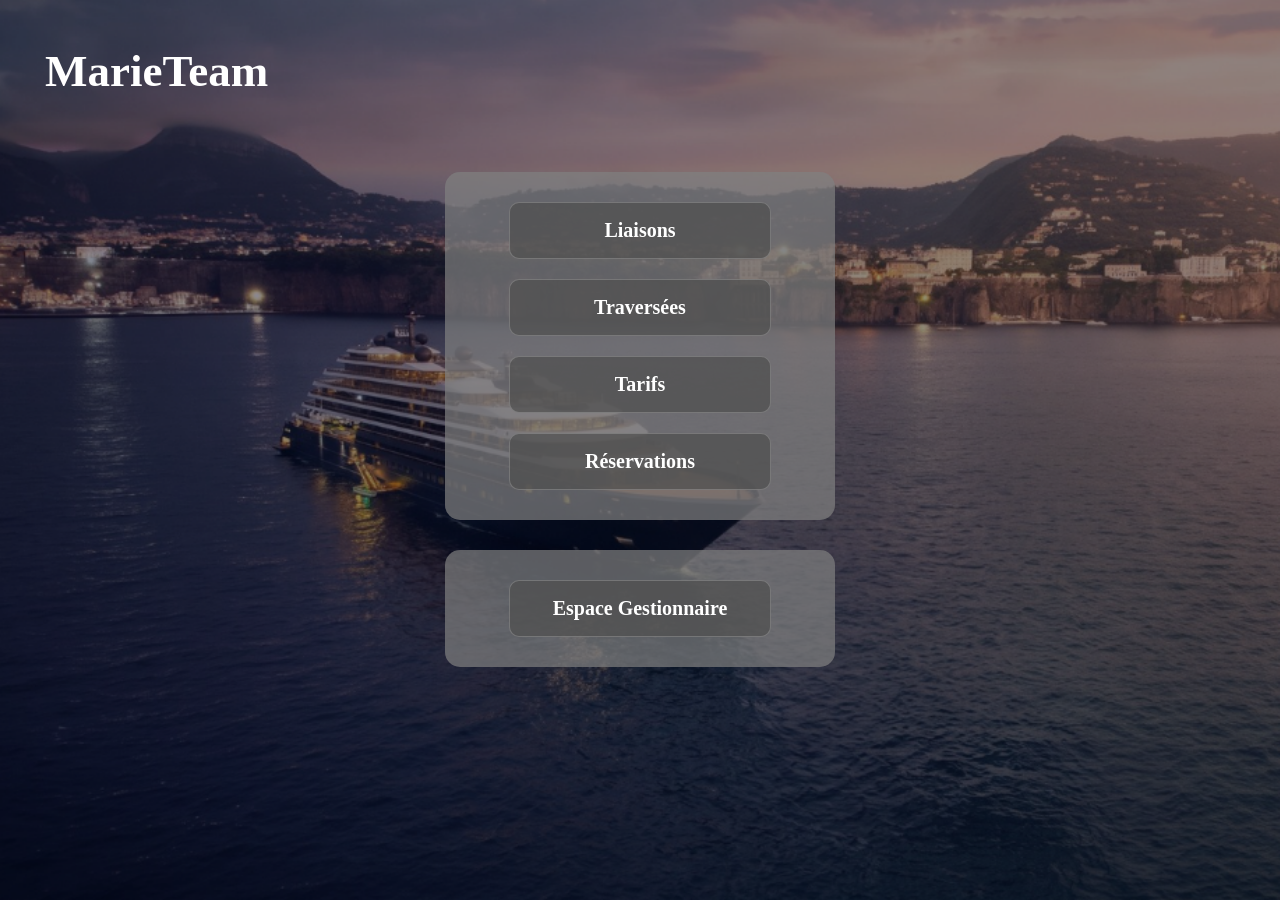
<file: index.html>
<!DOCTYPE html>
<html lang="fr">
<head>
  <meta charset="utf-8">
  <link rel="stylesheet" href="accueil/pages_accueil/style.accueil.css">
  <link rel="preconnect" href="https://fonts.googleapis.com">
  <link rel="preconnect" href="https://fonts.gstatic.com" crossorigin>
  <link href="https://fonts.googleapis.com/css2?family=Allerta+Stencil&display=swap" rel="stylesheet">
  <script src="accueil/pages_accueil/script_accueil.js"></script>
  <title>Accueil MarieTeam</title>
</head>
<body>

<!--===========================CONNECTION================================(plus tard=)
  <div id="modalAuth" class="modal-overlay">
      <div class="modal-content">
        <h2 id="modalTitre">Connexion</h2>
        
        <div class="modal-champ" id="champNom" style="display: none;">
          <label for="nom">Nom</label>
          <input type="text" id="nom" placeholder="Votre nom">
        </div>

        <div class="modal-champ">
          <label for="email">Email</label>
          <input type="email" id="email" placeholder="votre.email@exemple.com">
        </div>

        <div class="modal-champ">
          <label for="password">Mot de passe</label>
          <input type="password" id="password" placeholder="********">
        </div>

        <div class="modal-boutons">
          <button id="btnAction" class="btn-modal" onclick="validerAuth()">Se connecter</button>
          <button class="btn-modal btn-secondaire" onclick="fermerModal()">Continuer sans compte</button>
        </div>

        <p class="modal-switch">
          <span id="texteSwitch">Pas encore de compte ?</span> 
          <a href="#" onclick="basculerMode(event)" id="lienSwitch">Créer un compte</a>
        </p>
      </div>
  </div>

-->

  <h1>MarieTeam</h1>

  <nav class="menu">
    <a href="liaison/Liaison.html">Liaisons</a>
    <a href="Traversées/index.html">Traversées</a>
    <a href="tarifs/pages_tarif/index_tarif.html">Tarifs</a>
    <a href="reservation/index.html">Réservations</a>

  </nav>


  <nav class="gestionnaire">
    <a href="">Espace Gestionnaire</a>
  </nav>
  
</body>
</html>
</file>
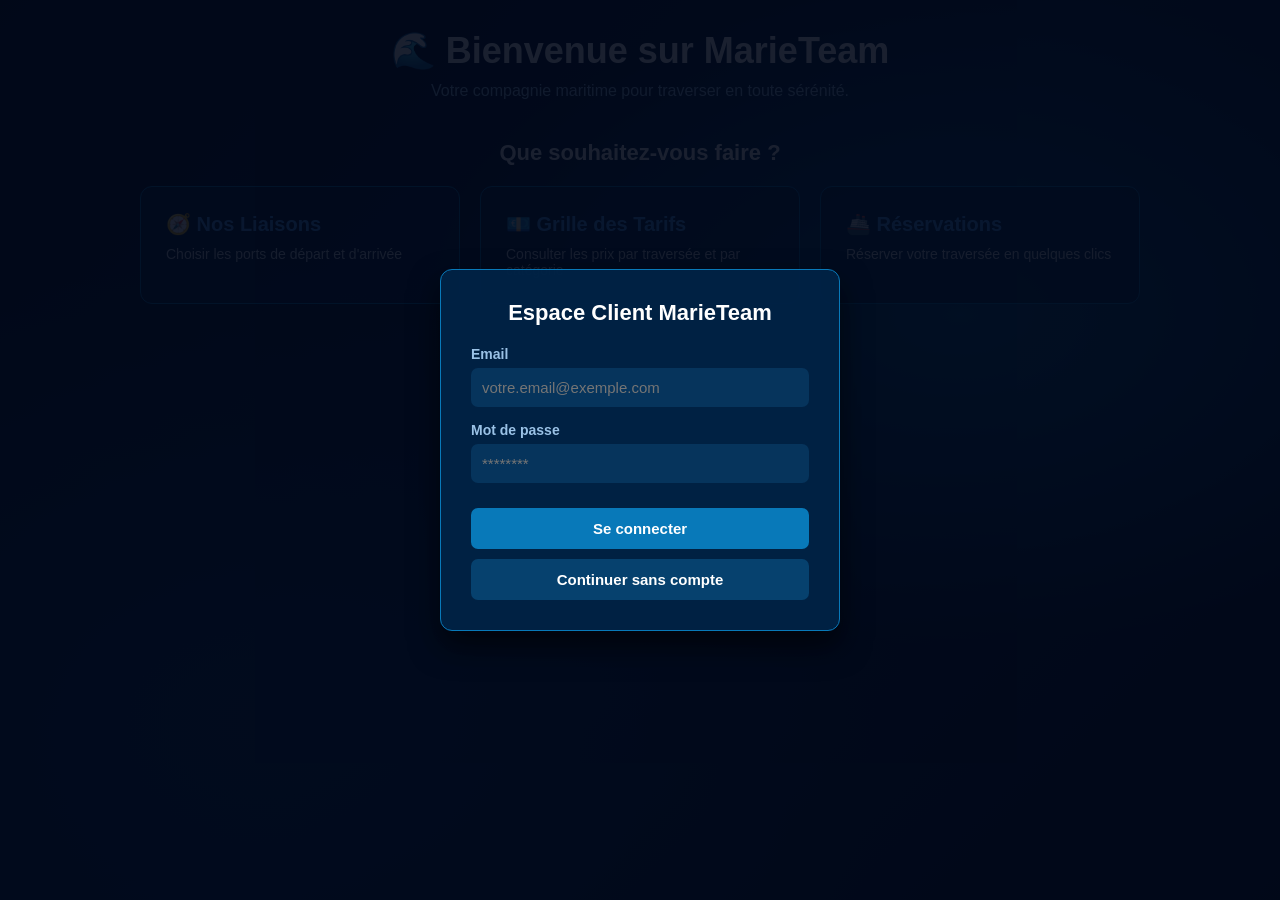
<file: authentification.html>
<!DOCTYPE html>
<html lang="fr">
<head>
    <meta charset="UTF-8">
    <meta name="viewport" content="width=device-width, initial-scale=1.0">
    <title>MarieTeam - Accueil</title>
    <!-- Lien vers la feuille de style de l'accueil -->
    <link rel="stylesheet" href="style_authentification.css">
</head>
<body>

    <!-- 1. FENÊTRE MODALE DE CONNEXION (S'affiche à l'arrivée sur la page) -->
    <div id="fenetreConnexion" class="fond-modal">
        <div class="contenu-modal">
            <h2>Espace Client MarieTeam</h2>
            
            <div class="champ">
                <label for="emailUser">Email</label>
                <input type="email" id="emailUser" placeholder="votre.email@exemple.com">
            </div>

            <div class="champ">
                <label for="mdpUser">Mot de passe</label>
                <input type="password" id="mdpUser" placeholder="********">
            </div>

            <div class="groupe-boutons">
                <button class="btn" onclick="seConnecter()">Se connecter</button>
                <button class="btn btn-secondaire" onclick="fermerModal()">Continuer sans compte</button>
            </div>
        </div>
    </div>

    <!-- 2. CONTENU PRINCIPAL DE LA PAGE D'ACCUEIL -->
    <div class="container">
        
        <!-- En-tête -->
        <header class="en-tete">
            <h1>🌊 Bienvenue sur MarieTeam</h1>
            <p>Votre compagnie maritime pour traverser en toute sérénité.</p>
        </header>

        <!-- Menu de navigation rapide vers les différentes sections -->
        <section class="menu-navigation">
            <h2>Que souhaitez-vous faire ?</h2>
            
            <div class="grille-liens">
                <!-- Lien vers la page Liaison (adapter le chemin selon ton arborescence) -->
                <a href="../liaison/Liaison.html" class="carte-lien">
                    <h3>🧭 Nos Liaisons</h3>
                    <p>Choisir les ports de départ et d'arrivée</p>
                </a>

                <!-- Lien vers la page Tarifs -->
                <a href="../tarifs/pages_tarif/index_tarif.html" class="carte-lien">
                    <h3>💶 Grille des Tarifs</h3>
                    <p>Consulter les prix par traversée et par catégorie</p>
                </a>

                <!-- Lien vers Réservation -->
                <a href="../reservation/index.html" class="carte-lien">
                    <h3>🚢 Réservations</h3>
                    <p>Réserver votre traversée en quelques clics</p>
                </a>
            </div>
        </section>

    </div>

    <!-- Script JavaScript pour gérer la modale -->
    <script>
        // Fonction pour fermer la fenêtre de connexion
        function fermerModal() {
            const modal = document.getElementById("fenetreConnexion");
            modal.style.display = "none";
        }

        // Fonction de simulation de connexion
        function seConnecter() {
            const email = document.getElementById("emailUser").value;
            if (email === "") {
                alert("Veuillez renseigner votre email.");
                return;
            }
            alert("Connexion réussie ! Bienvenue " + email);
            fermerModal();
        }
    </script>

</body>
</html>
</file>
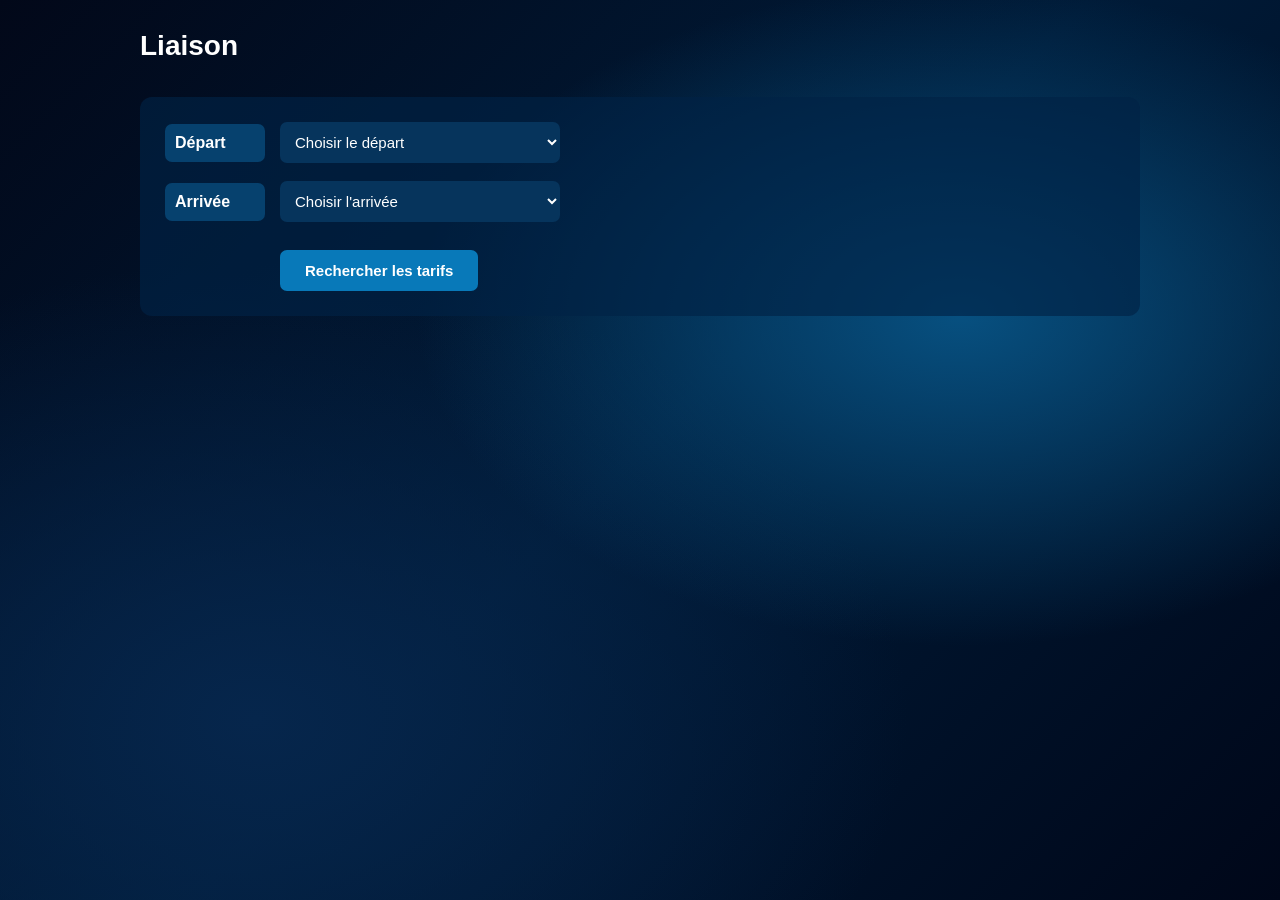
<file: liaison/Liaison.html>
<!DOCTYPE html>
<html lang="fr">
<head>
    <meta charset="UTF-8">
    <meta name="viewport" content="width=device-width, initial-scale=1.0">
    <link rel="stylesheet" href="style_liaison.css">
    <script src="script_liaison.js"></script>
    <title>Liaison </title>
</head>

<body>

<div class="container">

    <h1>Liaison </h1>

    <div class="formulaire">
        <div class="champ">
            <label for="depart">Départ</label>
            <select id="depart">
                <option value="">Choisir le départ</option>
                <option value="Port A">Port A</option>
                <option value="Port B">Port B</option>
                <option value="Port C">Port C</option>
            </select>
        </div>

        <div class="champ">
            <label for="arrivee">Arrivée</label>
            <select id="arrivee">
                <option value="">Choisir l'arrivée</option>
                <option value="Port A">Port A</option>
                <option value="Port B">Port B</option>
                <option value="Port C">Port C</option>
            </select>
        </div>

        <button class="btn" onclick="rechercher()">
            Rechercher les tarifs
        </button>

    </div>

</div>
</body>
</html>
</file>
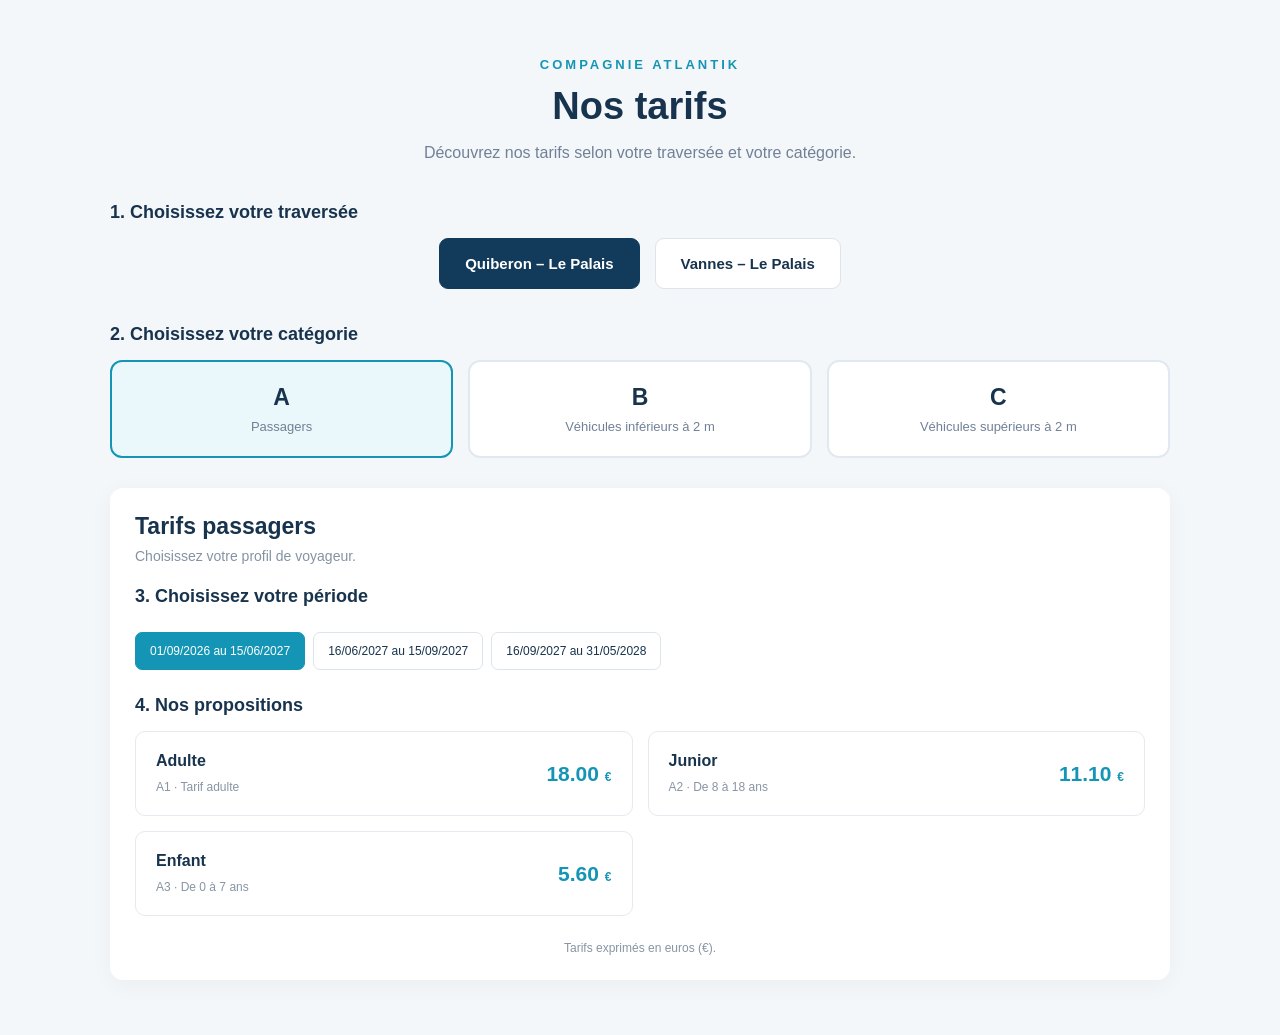
<file: liaison/Tarif.html>
<!DOCTYPE html>
<html lang="fr">
<head>
<meta charset="UTF-8">
<meta name="viewport" content="width=device-width, initial-scale=1">
<title>Nos tarifs - Compagnie Atlantik</title>

<style>
* { box-sizing: border-box; }

body {
    margin: 0;
    font-family: Arial, sans-serif;
    background: #f4f7fa;
    color: #18334d;
}

.tarifs {
    max-width: 1100px;
    margin: auto;
    padding: 55px 20px;
}

.intro {
    text-align: center;
    margin-bottom: 40px;
}

.intro span {
    color: #1595b5;
    font-size: 13px;
    font-weight: bold;
    letter-spacing: 3px;
    text-transform: uppercase;
}

.intro h1 {
    font-size: 38px;
    margin: 12px 0;
}

.intro p {
    color: #718096;
}

/* LIAISONS */

.liaisons {
    display: flex;
    justify-content: center;
    gap: 15px;
    margin-bottom: 35px;
}

.liaison-btn {
    background: white;
    border: 1px solid #dce4ec;
    color: #18334d;
    padding: 16px 25px;
    border-radius: 9px;
    cursor: pointer;
    font-size: 15px;
    font-weight: bold;
}

.liaison-btn.active {
    background: #123b5b;
    color: white;
    border-color: #123b5b;
}

/* CATEGORIES */

.section-label {
    font-size: 18px;
    font-weight: bold;
    margin-bottom: 15px;
}

.categories {
    display: grid;
    grid-template-columns: repeat(3, 1fr);
    gap: 15px;
    margin-bottom: 30px;
}

.category-btn {
    background: white;
    border: 2px solid #e1e8ef;
    border-radius: 12px;
    padding: 22px 12px;
    cursor: pointer;
    text-align: center;
    transition: .2s;
    color: #18334d;
}

.category-btn:hover {
    border-color: #1595b5;
    transform: translateY(-2px);
}

.category-btn.active {
    border-color: #1595b5;
    background: #eaf7fb;
}

.category-btn strong {
    display: block;
    font-size: 23px;
    margin-bottom: 8px;
}

.category-btn span {
    font-size: 13px;
    color: #718096;
}

/* PROPOSITIONS */

.propositions {
    background: white;
    padding: 25px;
    border-radius: 13px;
    box-shadow: 0 5px 25px rgba(0,0,0,.04);
}

.propositions h2 {
    font-size: 23px;
    margin: 0 0 8px;
}

.subtitle {
    color: #8493a3;
    font-size: 14px;
    margin-bottom: 22px;
}

.offers {
    display: grid;
    grid-template-columns: repeat(2, 1fr);
    gap: 15px;
}

.offer {
    border: 1px solid #e4eaf0;
    border-radius: 10px;
    padding: 20px;
    display: flex;
    justify-content: space-between;
    align-items: center;
    gap: 10px;
    transition: .2s;
}

.offer:hover {
    border-color: #1595b5;
    background: #f8fcfd;
}

.offer-info strong {
    display: block;
    font-size: 16px;
    margin-bottom: 7px;
}

.offer-info span {
    font-size: 12px;
    color: #8795a4;
}

.offer-price {
    font-size: 21px;
    font-weight: bold;
    color: #1595b5;
    white-space: nowrap;
}

.offer-price small {
    font-size: 12px;
}

/* PERIODES */

.periods {
    margin: 25px 0;
    display: flex;
    flex-wrap: wrap;
    gap: 8px;
}

.period-btn {
    padding: 11px 14px;
    border-radius: 7px;
    border: 1px solid #dce4ec;
    background: white;
    cursor: pointer;
    color: #18334d;
    font-size: 12px;
}

.period-btn.active {
    background: #1595b5;
    color: white;
    border-color: #1595b5;
}

.footer-note {
    margin-top: 25px;
    font-size: 12px;
    color: #8795a4;
    text-align: center;
}

@media(max-width: 650px) {
    .tarifs { padding: 35px 12px; }
    .intro h1 { font-size: 29px; }
    .categories { grid-template-columns: 1fr; }
    .offers { grid-template-columns: 1fr; }
    .liaisons { flex-direction: column; }
    .liaison-btn { width: 100%; }
    .offer { padding: 16px; }
}
</style>
</head>

<body>

<main class="tarifs">

    <header class="intro">
        <span>Compagnie Atlantik</span>
        <h1>Nos tarifs</h1>
        <p>Découvrez nos tarifs selon votre traversée et votre catégorie.</p>
    </header>

    <!-- CHOIX DE LA LIAISON -->

    <div class="section-label">1. Choisissez votre traversée</div>

    <div class="liaisons">
        <button class="liaison-btn active" onclick="selectRoute('quiberon',this)">
            Quiberon – Le Palais
        </button>

        <button class="liaison-btn" onclick="selectRoute('vannes',this)">
            Vannes – Le Palais
        </button>
    </div>

    <!-- CHOIX CATEGORIE -->

    <div class="section-label">2. Choisissez votre catégorie</div>

    <div class="categories">

        <button class="category-btn active" onclick="selectCategory('A',this)">
            <strong>A</strong>
            <span>Passagers</span>
        </button>

        <button class="category-btn" onclick="selectCategory('B',this)">
            <strong>B</strong>
            <span>Véhicules inférieurs à 2 m</span>
        </button>

        <button class="category-btn" onclick="selectCategory('C',this)">
            <strong>C</strong>
            <span>Véhicules supérieurs à 2 m</span>
        </button>

    </div>

    <!-- AFFICHAGE DES TARIFS -->

    <div class="propositions">

        <h2 id="category-title">Tarifs passagers</h2>
        <div class="subtitle" id="category-description">
            Sélectionnez votre profil pour consulter les tarifs.
        </div>

        <div class="section-label">3. Choisissez votre période</div>

        <div class="periods">
            <button class="period-btn active" onclick="selectPeriod(0,this)">
                01/09/2026 au 15/06/2027
            </button>

            <button class="period-btn" onclick="selectPeriod(1,this)">
                16/06/2027 au 15/09/2027
            </button>

            <button class="period-btn" onclick="selectPeriod(2,this)">
                16/09/2027 au 31/05/2028
            </button>
        </div>

        <div class="section-label">4. Nos propositions</div>

        <div class="offers" id="offers"></div>

        <div class="footer-note">
            Tarifs exprimés en euros (€).
        </div>

    </div>

</main>

<script>

// DONNEES TARIFAIRES

const data = {

quiberon: {
    A: {
        title: "Tarifs passagers",
        description: "Choisissez votre profil de voyageur.",
        offers: [
            {name:"Adulte",code:"A1",detail:"Tarif adulte",prices:[18,20,19]},
            {name:"Junior",code:"A2",detail:"De 8 à 18 ans",prices:[11.10,13.10,12.10]},
            {name:"Enfant",code:"A3",detail:"De 0 à 7 ans",prices:[5.60,7,6.40]}
        ]
    },
    B: {
        title: "Véhicules inférieurs à 2 m",
        description: "Choisissez votre véhicule selon sa longueur.",
        offers: [
            {name:"Voiture",code:"B1",detail:"Longueur inférieure à 4 m",prices:[86,95,91]},
            {name:"Voiture",code:"B2",detail:"Longueur inférieure à 5 m",prices:[129,142,136]}
        ]
    },
    C: {
        title: "Véhicules supérieurs à 2 m",
        description: "Choisissez le type de votre véhicule.",
        offers: [
            {name:"Fourgon",code:"C1",detail:"Transport de marchandises",prices:[189,208,199]},
            {name:"Camping-car",code:"C2",detail:"Véhicule de loisirs",prices:[205,226,216]},
            {name:"Camion",code:"C3",detail:"Véhicule utilitaire",prices:[268,295,282]}
        ]
    }
},

vannes: {
    A: {
        title: "Tarifs passagers",
        description: "Choisissez votre profil de voyageur.",
        offers: [
            {name:"Adulte",code:"A1",detail:"Tarif adulte",prices:[27.20,29.30,28.50]},
            {name:"Junior",code:"A2",detail:"De 8 à 18 ans",prices:[17.30,18.60,18.10]},
            {name:"Enfant",code:"A3",detail:"De 0 à 7 ans",prices:[9.80,10.60,10.20]}
        ]
    },
    B: {
        title: "Véhicules inférieurs à 2 m",
        description: "Choisissez votre véhicule selon sa longueur.",
        offers: [
            {name:"Voiture",code:"B1",detail:"Longueur inférieure à 4 m",prices:[129,139,135]},
            {name:"Voiture",code:"B2",detail:"Longueur inférieure à 5 m",prices:[194,209,203]}
        ]
    },
    C: {
        title: "Véhicules supérieurs à 2 m",
        description: "Choisissez le type de votre véhicule.",
        offers: [
            {name:"Fourgon",code:"C1",detail:"Transport de marchandises",prices:[284,306,298]},
            {name:"Camping-car",code:"C2",detail:"Véhicule de loisirs",prices:[308,332,323]},
            {name:"Camion",code:"C3",detail:"Véhicule utilitaire",prices:[402,434,422]}
        ]
    }
}

};

let currentRoute = "quiberon";
let currentCategory = "A";
let currentPeriod = 0;

// AFFICHER LES TARIFS

function render() {

    const category = data[currentRoute][currentCategory];

    document.getElementById("category-title").textContent = category.title;
    document.getElementById("category-description").textContent = category.description;

    const offersContainer = document.getElementById("offers");

    offersContainer.innerHTML = category.offers.map(offer => {

        const price = offer.prices[currentPeriod].toFixed(2);

        return `
            <div class="offer">
                <div class="offer-info">
                    <strong>${offer.name}</strong>
                    <span>${offer.code} · ${offer.detail}</span>
                </div>

                <div class="offer-price">
                    ${price} <small>€</small>
                </div>
            </div>
        `;

    }).join("");
}

// CHANGER DE LIAISON

function selectRoute(route,button) {

    currentRoute = route;

    document.querySelectorAll(".liaison-btn").forEach(btn => {
        btn.classList.remove("active");
    });

    button.classList.add("active");

    render();
}

// CHANGER DE CATEGORIE

function selectCategory(category,button) {

    currentCategory = category;

    document.querySelectorAll(".category-btn").forEach(btn => {
        btn.classList.remove("active");
    });

    button.classList.add("active");

    render();
}

// CHANGER DE PERIODE

function selectPeriod(period,button) {

    currentPeriod = period;

    document.querySelectorAll(".period-btn").forEach(btn => {
        btn.classList.remove("active");
    });

    button.classList.add("active");

    render();
}

// INITIALISATION

render();

</script>

</body>
</html>
</file>
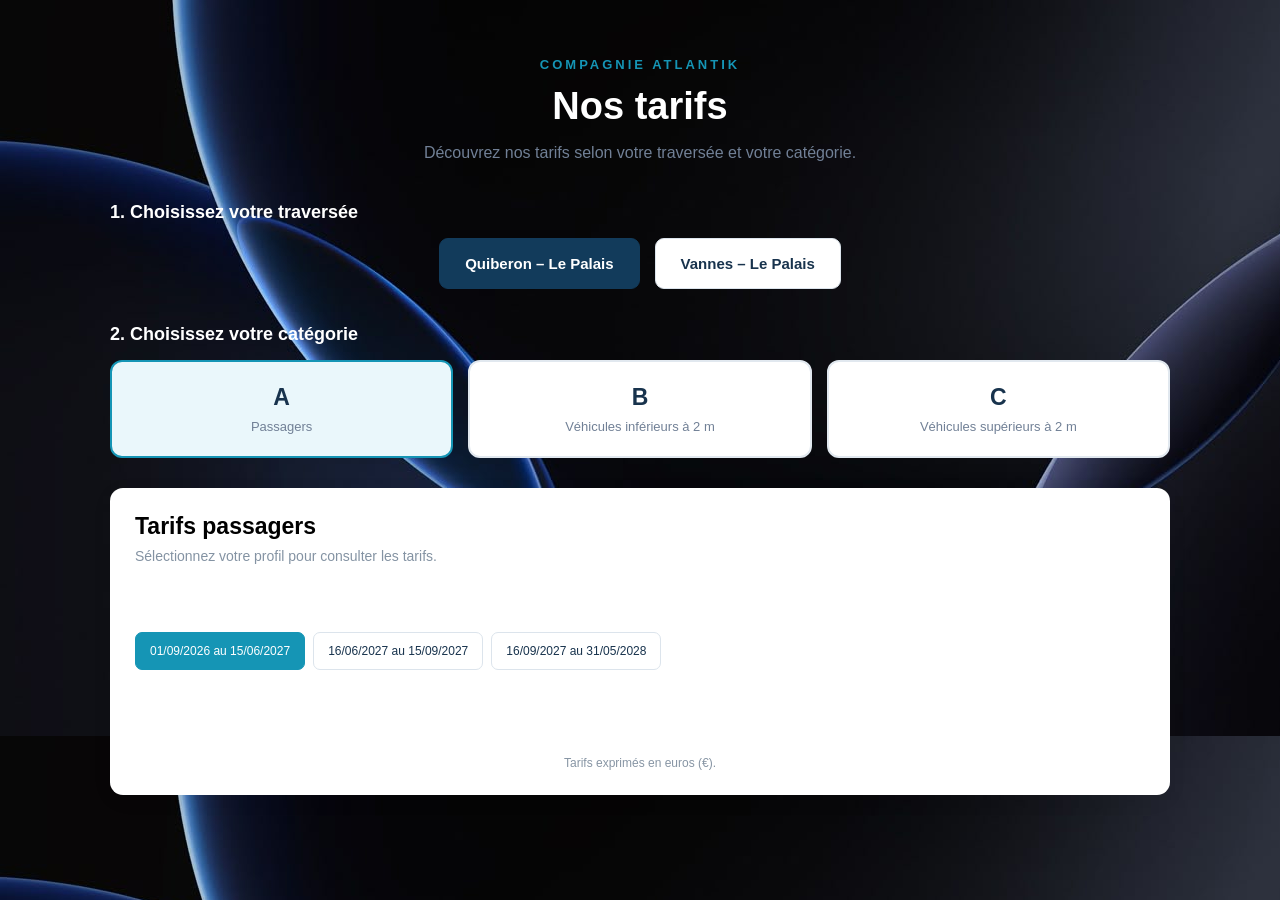
<file: tarifs/pages_tarif/index.tarif.html>
<!DOCTYPE html>
<html lang="fr">
    <head>
        <meta charset="UTF-8">
        <meta name="viewport" content="width=device-width, initial-scale=1">
        <link rel="stylesheet" href="style.tarif.css">
        <script src="script.tarif.js"></script>
        <title>Nos tarifs - Compagnie Atlantik</title>
    </head>

    <body>

        <main class="tarifs">

            <header class="intro">
                <span>Compagnie Atlantik</span>
                <h1>Nos tarifs</h1>
                <p>Découvrez nos tarifs selon votre traversée et votre catégorie.</p>
            </header>

            <!-- CHOIX DE LA LIAISON -->

            <div class="section-label">1. Choisissez votre traversée</div>

            <div class="liaisons">
                <button class="liaison-btn active" onclick="selectRoute('quiberon',this)">
                    Quiberon – Le Palais
                </button>

                <button class="liaison-btn" onclick="selectRoute('vannes',this)">
                    Vannes – Le Palais
                </button>
            </div>

            <!-- CHOIX CATEGORIE -->

            <div class="section-label">2. Choisissez votre catégorie</div>

            <div class="categories">

                <button class="category-btn active" onclick="selectCategory('A',this)">
                    <strong>A</strong>
                    <span>Passagers</span>
                </button>

                <button class="category-btn" onclick="selectCategory('B',this)">
                    <strong>B</strong>
                    <span>Véhicules inférieurs à 2 m</span>
                </button>

                <button class="category-btn" onclick="selectCategory('C',this)">
                    <strong>C</strong>
                    <span>Véhicules supérieurs à 2 m</span>
                </button>

            </div>

            <!-- AFFICHAGE DES TARIFS -->

            <div class="propositions">

                <h2 id="category-title">Tarifs passagers</h2>
                <div class="subtitle" id="category-description">
                    Sélectionnez votre profil pour consulter les tarifs.
                </div>

                <div class="section-label">3. Choisissez votre période</div>

                <div class="periods">
                    <button class="period-btn active" onclick="selectPeriod(0,this)">
                        01/09/2026 au 15/06/2027
                    </button>

                    <button class="period-btn" onclick="selectPeriod(1,this)">
                        16/06/2027 au 15/09/2027
                    </button>

                    <button class="period-btn" onclick="selectPeriod(2,this)">
                        16/09/2027 au 31/05/2028
                    </button>
                </div>

                <div class="section-label">4. Nos propositions</div>

                <div class="offers" id="offers"></div>

                <div class="footer-note">
                    Tarifs exprimés en euros (€).
                </div>

            </div>

        </main>
    </body>
</html>
</file>
<file: accueil/pages_accueil/style.accueil.css>
body {
    background-image: url("../images_accueil/img.png");
    background-repeat: no-repeat;
    background-size: cover;
    height: 100vh;
    margin: 0;
    overflow: hidden;
    display: flex;
    flex-direction: column;
    align-items: center;
/* ==================CONNECTION==================
    .modal-overlay {
      position: fixed;
      top: 0;
      left: 0;
      width: 100%;
      height: 100%;
      background: rgba(0, 0, 0, 0.75);
      display: flex;
      justify-content: center;
      align-items: center;
      z-index: 1000;
    }
    .modal-content {
      background-color: rgba(50, 50, 50, 0.95);
      padding: 30px;
      border-radius: 15px;
      width: 350px;
      border: 1px solid rgba(255, 255, 255, 0.2);
      color: white;
      text-align: center;
      font-family: Arial, sans-serif;
    }
    .modal-content h2 {
      margin-top: 0;
      font-size: 24px;
      margin-bottom: 20px;
    }
    .modal-champ {
      display: flex;
      flex-direction: column;
      gap: 5px;
      margin-bottom: 15px;
      text-align: left;
    }
    .modal-champ label {
      font-size: 14px;
      font-weight: bold;
    }
    .modal-champ input {
      padding: 10px;
      border-radius: 8px;
      border: 1px solid rgba(255, 255, 255, 0.3);
      background-color: rgba(30, 30, 30, 0.8);
      color: white;
      font-size: 16px;
      outline: none;
    }
    .modal-boutons {
      display: flex;
      flex-direction: column;
      gap: 10px;
      margin-top: 20px;
    }
    .btn-modal {
      padding: 12px;
      border-radius: 8px;
      border: none;
      background-color: #0879b9;
      color: white;
      font-size: 16px;
      font-weight: bold;
      cursor: pointer;
      transition: 0.3s ease;
    }
    .btn-modal:hover {
      background-color: #0a9ce8;
    }
    .btn-secondaire {
      background-color: rgba(100, 100, 100, 0.6);
    }
    .btn-secondaire:hover {
      background-color: rgba(120, 120, 120, 0.8);
    }
    .modal-switch {
      margin-top: 15px;
      font-size: 14px;
    }
    .modal-switch a {
      color: #4da6ff;
      text-decoration: underline;
    }
*/

    h1 {
        color: white;
        font-size: 5vh;
        padding: 5vh;
        margin: 0;
        align-self: flex-start;   
    }

    /* Style commun pour le menu et l'espace gestionnaire (blocs agrandis) */
    .menu, .gestionnaire {
        background-color: rgba(128, 128, 128, 0.7);
        padding: 30px 20px; /* Bloc plus grand */
        border-radius: 15px;
        display: flex;
        flex-direction: column;
        gap: 20px;
        text-align: center;
        margin-top: 30px;
        min-width: 350px; /* Largeur minimale augmentée */

        a {
            display: block;
            background-color: rgba(80, 80, 80, 0.75); /* Gris transparent un peu plus foncé */
            padding: 16px 30px;
            border-radius: 10px;
            border: 1px solid rgba(255, 255, 255, 0.2); /* Légère bordure élégante */
            text-decoration: none;
            color: #ffffff; /* Texte en blanc pour contraster avec le fond gris foncé */
            font-size: 20px;
            font-weight: bold;
            font-family: 'Pochoir Allerta', serif;
            transition: 0.3s ease;
            width: 200px;
            margin: 0 auto;
        }

        a:hover {
            background-color: rgba(50, 50, 50, 0.9); /* Encore un peu plus foncé au survol */
            color: #ffffff;
            transform: translateY(-2px);
        }
    }
}
</file>
<file: style_authentification.css>
/* --- 1. CONFIGURATION GLOBALE --- */
* {
    margin: 0;
    padding: 0;
    box-sizing: border-box;
    font-family: Arial, sans-serif;
}

body {
    min-height: 100vh;
    background:
        radial-gradient(ellipse at 75% 35%, #075080 0%, transparent 40%),
        radial-gradient(ellipse at 20% 80%, #06264c 0%, transparent 45%),
        linear-gradient(135deg, #020819, #001b38, #000719);
    color: white;
    padding: 30px;
}

/* --- 2. CONTENEUR PRINCIPAL --- */
.container {
    max-width: 1000px;
    margin: auto;
}

.en-tete {
    margin-bottom: 40px;
    text-align: center;
}

.en-tete h1 {
    font-size: 36px;
    margin-bottom: 10px;
    color: white;
}

.en-tete p {
    font-size: 16px;
    color: #9ac2e6;
}

/* --- 3. MENU DE NAVIGATION / CARTES --- */
.menu-navigation h2 {
    font-size: 22px;
    margin-bottom: 20px;
    text-align: center;
}

.grille-liens {
    display: grid;
    grid-template-columns: repeat(auto-fit, minmax(280px, 1fr));
    gap: 20px;
}

.carte-lien {
    background: rgba(0, 35, 70, 0.65);
    padding: 25px;
    border-radius: 12px;
    text-decoration: none;
    color: white;
    border: 1px solid #0879b9;
    transition: transform 0.3s, background 0.3s;
    display: block;
}

.carte-lien:hover {
    transform: translateY(-5px);
    background: rgba(0, 55, 100, 0.85);
}

.carte-lien h3 {
    font-size: 20px;
    margin-bottom: 10px;
    color: #4da6ff;
}

.carte-lien p {
    font-size: 14px;
    color: #cfd9e6;
}

/* --- 4. STYLE DE LA FENÊTRE MODALE (Connexion type logiciel) --- */
.fond-modal {
    position: fixed;
    top: 0;
    left: 0;
    width: 100%;
    height: 100%;
    background: rgba(2, 8, 25, 0.9);
    display: flex;
    justify-content: center;
    align-items: center;
    z-index: 1000;
}

.contenu-modal {
    background: rgba(0, 35, 70, 0.95);
    padding: 30px;
    border-radius: 12px;
    width: 100%;
    max-width: 400px;
    box-shadow: 0 15px 30px rgba(0, 0, 0, 0.6);
    border: 1px solid #0879b9;
}

.contenu-modal h2 {
    margin-bottom: 20px;
    font-size: 22px;
    text-align: center;
    color: white;
}

.champ {
    display: flex;
    flex-direction: column;
    gap: 6px;
    margin-bottom: 15px;
}

.champ label {
    font-size: 14px;
    font-weight: bold;
    color: #9ac2e6;
}

.champ input {
    width: 100%;
    padding: 11px;
    border: none;
    border-radius: 7px;
    background: #06345c;
    color: white;
    font-size: 15px;
    outline: none;
}

.groupe-boutons {
    display: flex;
    flex-direction: column;
    gap: 10px;
    margin-top: 25px;
}

.btn {
    padding: 12px;
    background: #0879b9;
    color: white;
    border: none;
    border-radius: 7px;
    cursor: pointer;
    font-size: 15px;
    font-weight: bold;
    text-align: center;
    transition: background 0.3s;
}

.btn:hover {
    background: #0a9ce8;
}

.btn-secondaire {
    background: #06416e;
}

.btn-secondaire:hover {
    background: #075080;
}
</file>
<file: liaison/style_liaison.css>
* {
    margin: 0;
    padding: 0;
    box-sizing: border-box;
    font-family: Arial, sans-serif;
}

body {
    min-height: 100vh;
    background:
        radial-gradient(ellipse at 75% 35%, #075080 0%, transparent 40%),
        radial-gradient(ellipse at 20% 80%, #06264c 0%, transparent 45%),
        linear-gradient(135deg, #020819, #001b38, #000719);
    color: white;
    padding: 30px;
}

.container {
    max-width: 1000px;
    margin: auto;
}

h1 {
    font-size: 28px;
    margin-bottom: 35px;
    color: white;
}

.formulaire {
    background: rgba(0, 35, 70, 0.65);
    padding: 25px;
    border-radius: 12px;
    margin-bottom: 35px;
}

.champ {
    display: flex;
    align-items: center;
    gap: 15px;
    margin-bottom: 18px;
}

.champ label {
    width: 100px;
    background: #06416e;
    padding: 10px;
    border-radius: 7px;
    font-weight: bold;
}

.champ select {
    width: 280px;
    padding: 11px;
    border: none;
    border-radius: 7px;
    background: #06345c;
    color: white;
    font-size: 15px;
    outline: none;
}

.champ select option {
    background: #06345c;
}

.btn {
    margin-top: 10px;
    margin-left: 115px;
    padding: 12px 25px;
    background: #0879b9;
    color: white;
    border: none;
    border-radius: 7px;
    cursor: pointer;
    font-size: 15px;
    font-weight: bold;
}

.btn:hover {
    background: #0a9ce8;
}

@media (max-width: 600px) {
    body {
        padding: 15px;
    }

    .champ {
        flex-direction: column;
        align-items: stretch;
    }

    .champ label,
    .champ select {
        width: 100%;
    }

    .btn {
        margin-left: 0;
        width: 100%;
    }
}
</file>
<file: tarifs/pages_tarif/style.tarif.css>
* { box-sizing: border-box; }

body {
    margin: 0;
    font-family: Arial, sans-serif;
    background-image: url("../../0fond_pages/fond_ecran_bleu.jpg")
}

.tarifs {
    max-width: 1100px;
    margin: auto;
    padding: 55px 20px;
}

.intro {
    text-align: center;
    margin-bottom: 40px;

    h1 {
        color: white;
    }
}

.intro span {
    color: #1595b5;
    font-size: 13px;
    font-weight: bold;
    letter-spacing: 3px;
    text-transform: uppercase;
}

.intro h1 {
    font-size: 38px;
    margin: 12px 0;
}

.intro p {
    color: #718096;
}

/* LIAISONS */

.liaisons {
    display: flex;
    justify-content: center;
    gap: 15px;
    margin-bottom: 35px;
}

.liaison-btn {
    background: white;
    border: 1px solid #dce4ec;
    color: #18334d;
    padding: 16px 25px;
    border-radius: 9px;
    cursor: pointer;
    font-size: 15px;
    font-weight: bold;
}

.liaison-btn.active {
    background: #123b5b;
    border-color: #123b5b;
    color: white;
}

/* CATEGORIES */

.section-label {
    font-size: 18px;
    font-weight: bold;
    margin-bottom: 15px;
    color: white;
}

.categories {
    display: grid;
    grid-template-columns: repeat(3, 1fr);
    gap: 15px;
    margin-bottom: 30px;
}

.category-btn {
    background: white;
    border: 2px solid #e1e8ef;
    border-radius: 12px;
    padding: 22px 12px;
    cursor: pointer;
    text-align: center;
    transition: .2s;
    color: #18334d;
}

.category-btn:hover {
    border-color: #1595b5;
    transform: translateY(-2px);
}

.category-btn.active {
    border-color: #1595b5;
    background: #eaf7fb;
}

.category-btn strong {
    display: block;
    font-size: 23px;
    margin-bottom: 8px;
}

.category-btn span {
    font-size: 13px;
    color: #718096;
}

/* PROPOSITIONS */

.propositions {
    background: white;
    padding: 25px;
    border-radius: 13px;
    box-shadow: 0 5px 25px rgba(0,0,0,.04);
}

.propositions h2 {
    font-size: 23px;
    margin: 0 0 8px;
}

.subtitle {
    color: #8493a3;
    font-size: 14px;
    margin-bottom: 22px;
}

.offers {
    display: grid;
    grid-template-columns: repeat(2, 1fr);
    gap: 15px;
}

.offer {
    border: 1px solid #e4eaf0;
    border-radius: 10px;
    padding: 20px;
    display: flex;
    justify-content: space-between;
    align-items: center;
    gap: 10px;
    transition: .2s;
}

.offer:hover {
    border-color: #1595b5;
    background: #f8fcfd;
}

.offer-info strong {
    display: block;
    font-size: 16px;
    margin-bottom: 7px;
}

.offer-info span {
    font-size: 12px;
    color: #8795a4;
}

.offer-price {
    font-size: 21px;
    font-weight: bold;
    color: #1595b5;
    white-space: nowrap;
}

.offer-price small {
    font-size: 12px;
}

/* PERIODES */

.periods {
    margin: 25px 0;
    display: flex;
    flex-wrap: wrap;
    gap: 8px;
}

.period-btn {
    padding: 11px 14px;
    border-radius: 7px;
    border: 1px solid #dce4ec;
    background: white;
    cursor: pointer;
    color: #18334d;
    font-size: 12px;
}

.period-btn.active {
    background: #1595b5;
    color: white;
    border-color: #1595b5;
}


.footer-note {
    margin-top: 25px;
    font-size: 12px;
    color: #8795a4;
    text-align: center;
}

@media(max-width: 650px) {
    .tarifs { padding: 35px 12px; }
    .intro h1 { font-size: 29px; }
    .categories { grid-template-columns: 1fr; }
    .offers { grid-template-columns: 1fr; }
    .liaisons { flex-direction: column; }
    .liaison-btn { width: 100%; }
    .offer { padding: 16px; }
}
</file>
